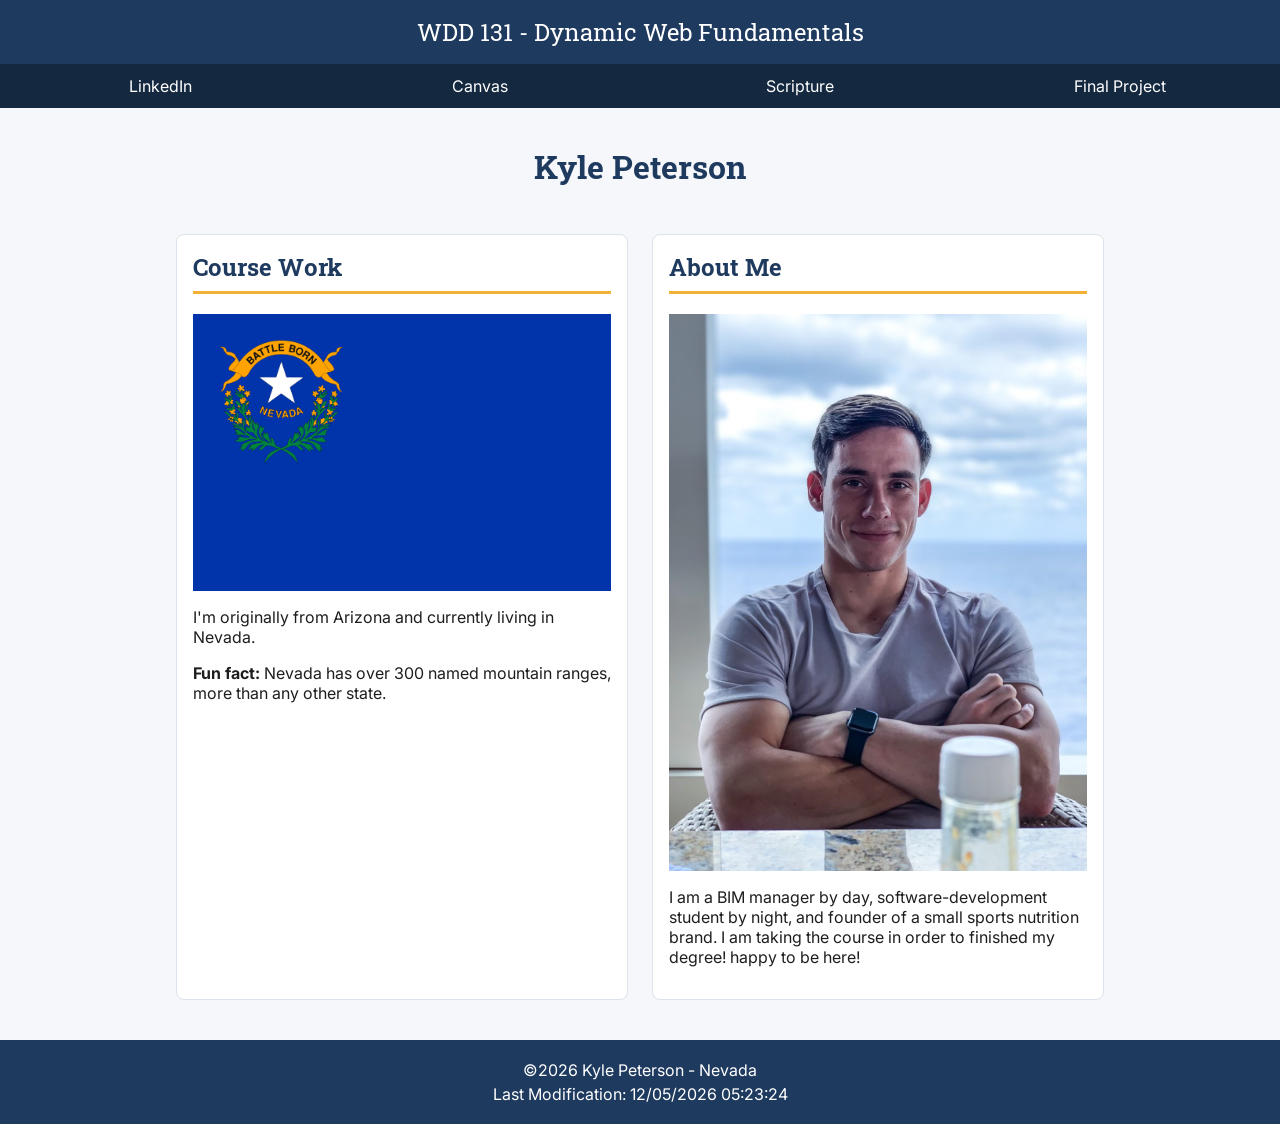
<file: index.html>
<!DOCTYPE html>
<html lang="en">

<head>
  <meta charset="UTF-8">
  <meta name="viewport" content="width=device-width, initial-scale=1.0">
  <title>WDD 131 - Dynamic Web Fundamentals - Kyle Peterson</title>
  <meta name="description"
    content="WDD 131 - Dynamic Web Fundamentals - Kyle Peterson: course activities and assignments.">
  <meta name="author" content="Kyle Peterson">

<!-- Fonts -->
  <link rel="preconnect" href="https://fonts.googleapis.com">
  <link rel="preconnect" href="https://fonts.gstatic.com" crossorigin>
  <link href="https://fonts.googleapis.com/css2?family=Inter:wght@400;600&family=Roboto+Slab:wght@600&display=swap"
    rel="stylesheet">

  <link rel="stylesheet" href="styles/base.css">
  <script src="scripts/getdates.js" defer></script>
</head>

<body>
  <header>
    <span id="course-title">WDD 131 - Dynamic Web Fundamentals</span>
    <nav>
      <a href="https://www.linkedin.com/in/kyle-peterson-57301b1b3/">LinkedIn</a>
      <a href="https://byupw.instructure.com/">Canvas</a>
      <a href="https://www.churchofjesuschrist.org/study/scriptures/bofm/ether/12?lang=eng&id=p27#p27">Scripture</a>
      <a href="#">Final Project</a>
    </nav>
  </header>

  <main>
    <h1>Kyle Peterson</h1>

    <section class="card">
      <h2>Course Work</h2>
      <img src="images/Nevada.png" alt="image of the NEvada Flag" width="600" height="400"
        loading="lazy">
      <p>I'm originally from Arizona and currently living in Nevada.</p>
      <p><strong>Fun fact:</strong> Nevada has over 300 named mountain ranges, more than any other state.</p>
    </section>

    <section class="card">
      <h2>About Me</h2>
      <img src="images/IMG_2751.jpeg" alt="Image of myself" width="600"
        height="400" loading="lazy">
      <p>I am a BIM manager by day, software-development student by night, and founder of a small sports nutrition
        brand. I am taking the course in order to finished my degree! happy to be here!</p>
    </section>
  </main>

  <footer>
    <p>&copy;<span id="currentyear"></span>  Kyle Peterson - Nevada</p>
    <p id="lastModified"></p>
  </footer>
</body>

</html>
</file>
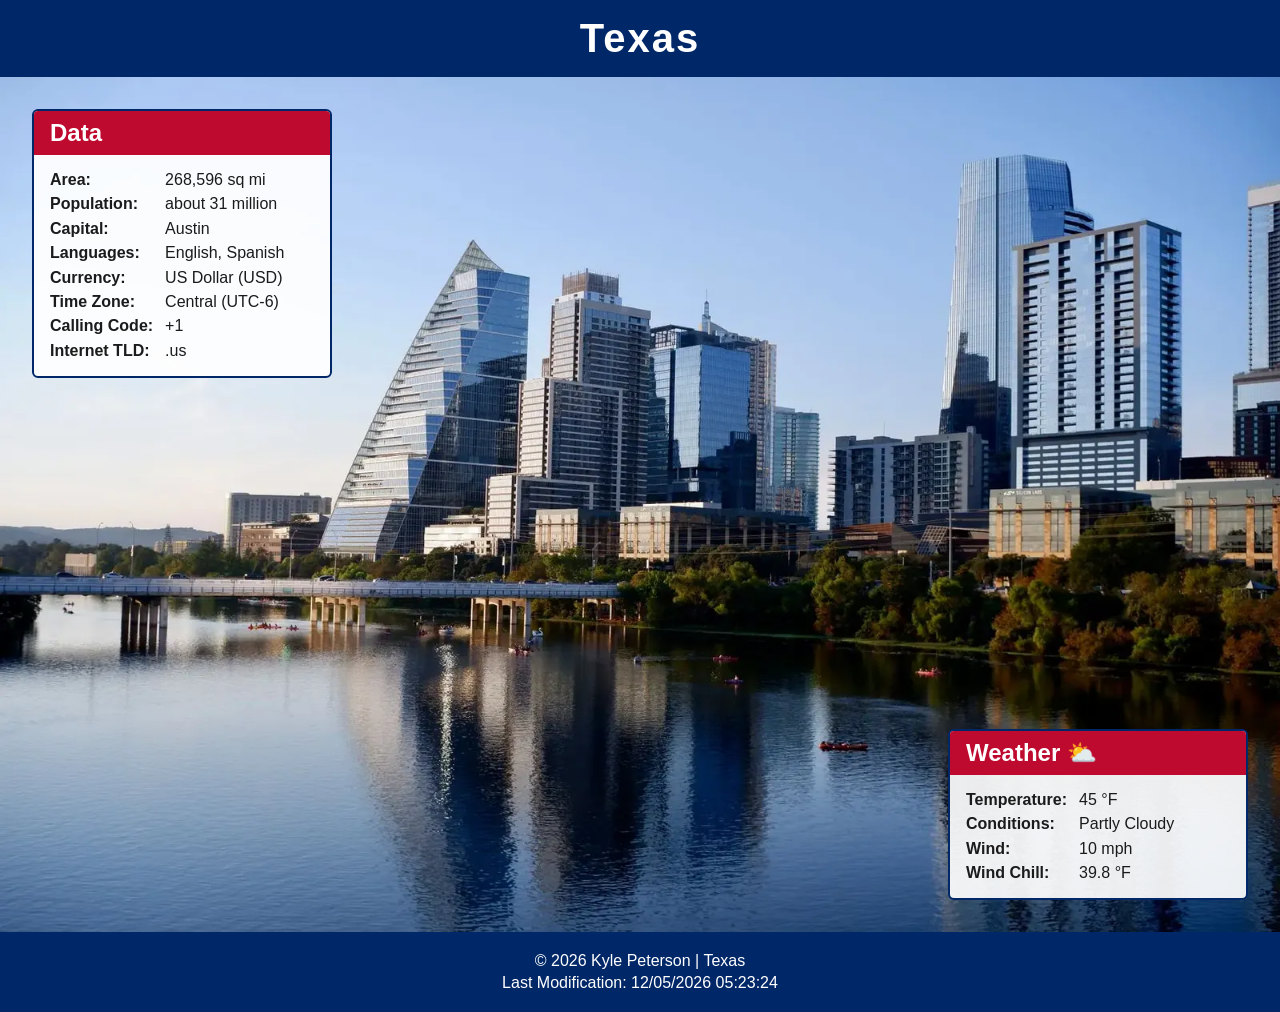
<file: place.html>
<!DOCTYPE html>
<html lang="en">

<head>
    <meta charset="UTF-8">
    <meta name="viewport" content="width=device-width, initial-scale=1.0">
    <title>Texas | Kyle Peterson | WDD 131</title>
    <meta name="description" content="Texas at a glance: quick country facts and current weather with a calculated wind chill.">
    <meta name="author" content="Kyle Peterson">
    <link rel="stylesheet" href="styles/place.css">
    <script src="scripts/place.js" defer></script>
</head>

<body>
    <header>
        <h1>Texas</h1>
    </header>

    <main>
        <picture class="hero">
            <source media="(min-width: 700px)" srcset="images/texas-large.webp" width="1600" height="1069">
            <img src="images/texas-small.webp" alt="Downtown Austin skyline reflected in the river" width="700" height="700">
        </picture>

        <section class="data">
            <h2>Data</h2>
            <dl>
                <dt>Area:</dt>
                <dd>268,596 sq mi</dd>
                <dt>Population:</dt>
                <dd>about 31 million</dd>
                <dt>Capital:</dt>
                <dd>Austin</dd>
                <dt>Languages:</dt>
                <dd>English, Spanish</dd>
                <dt>Currency:</dt>
                <dd>US Dollar (USD)</dd>
                <dt>Time Zone:</dt>
                <dd>Central (UTC-6)</dd>
                <dt>Calling Code:</dt>
                <dd>+1</dd>
                <dt>Internet TLD:</dt>
                <dd>.us</dd>
            </dl>
        </section>

        <section class="weather">
            <h2>Weather</h2>
            <img class="weather-icon" src="images/weather.svg" alt="Partly cloudy icon" width="64" height="64">
            <dl>
                <dt>Temperature:</dt>
                <dd><span id="temperature">45</span> °F</dd>
                <dt>Conditions:</dt>
                <dd>Partly Cloudy</dd>
                <dt>Wind:</dt>
                <dd><span id="wind-speed">10</span> mph</dd>
                <dt>Wind Chill:</dt>
                <dd id="windchill">N/A</dd>
            </dl>
        </section>
    </main>

    <footer>
        <p>&copy; <span id="currentyear"></span> Kyle Peterson | Texas</p>
        <p id="lastModified"></p>
    </footer>
</body>

</html>
</file>
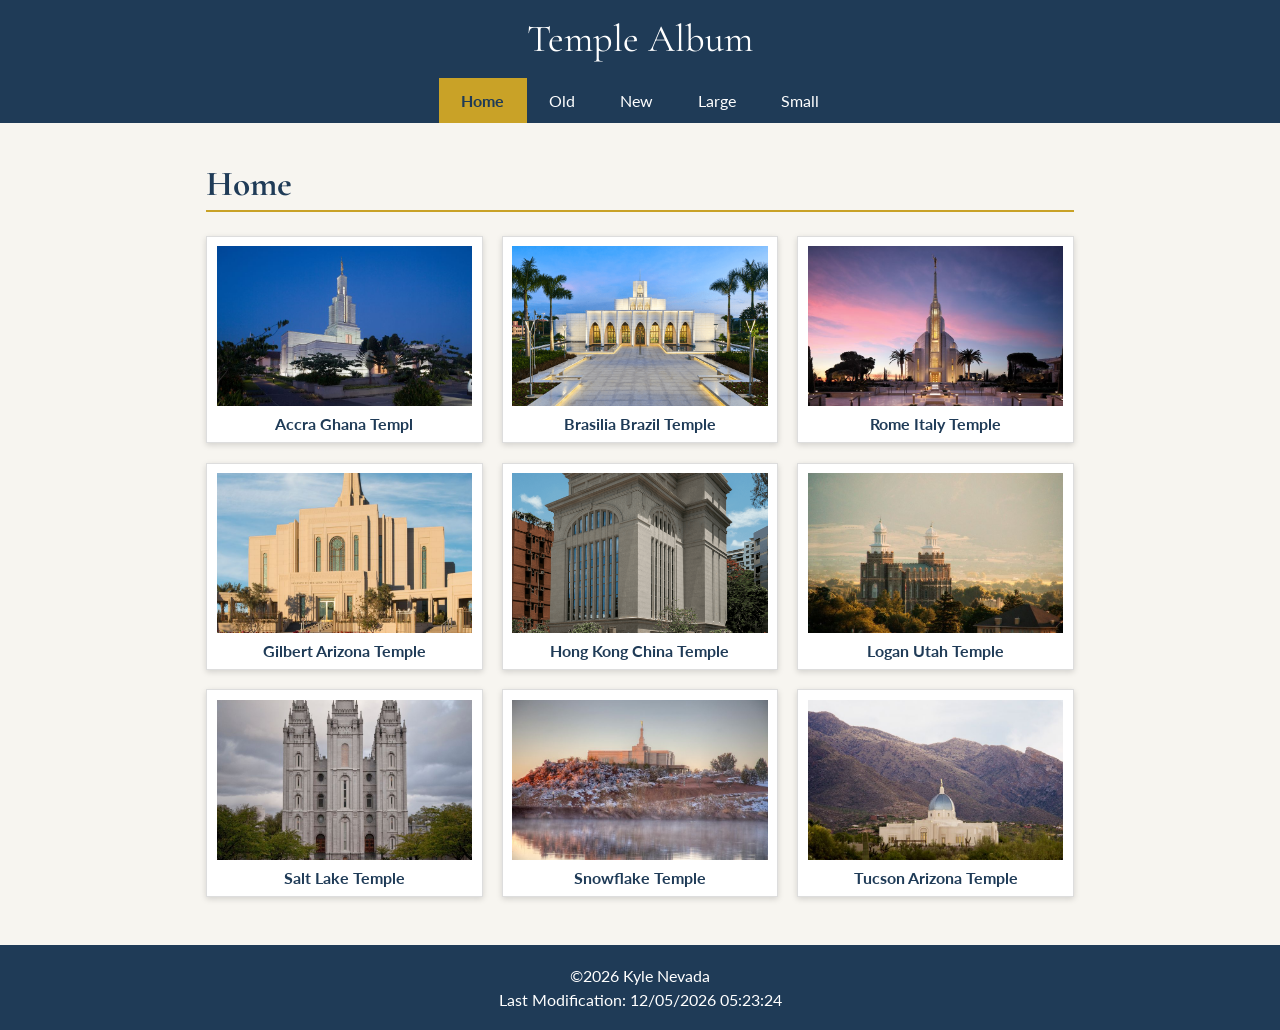
<file: temples.html>
<!DOCTYPE html>
<html lang="en">
<head>
  <meta charset="UTF-8">
  <meta name="viewport" content="width=device-width, initial-scale=1.0">
  <title>Temple Album | Kyle</title>
  <meta name="description" content="A responsive temple picture album for WDD 131.">
  <meta name="author" content="Kyle">

  <link rel="preconnect" href="https://fonts.googleapis.com">
  <link rel="preconnect" href="https://fonts.gstatic.com" crossorigin>
  <link href="https://fonts.googleapis.com/css2?family=Cormorant+Garamond:wght@600&family=Lato:wght@400;700&display=swap" rel="stylesheet">

  <link rel="stylesheet" href="styles/temples.css">
  <link rel="stylesheet" href="styles/temples-large.css">

  <script src="scripts/temples.js" defer></script>
</head>
<body>
  <header>
    <div class="header-bar">
      <span class="site-title">Temple Album</span>
      <button id="menu" aria-label="Toggle navigation menu" aria-expanded="false">&#9776;</button>
    </div>
    <nav class="navigation">
      <a href="#" class="active">Home</a>
      <a href="#">Old</a>
      <a href="#">New</a>
      <a href="#">Large</a>
      <a href="#">Small</a>
    </nav>
  </header>

  <main>
    <h1>Home</h1>
    <div class="album">
      <figure>
        <img src="images/accra_ghana_temple_lds.jpeg" alt="Accra Ghana Temple" width="400" height="250" loading="lazy">
        <figcaption>Accra Ghana Templ</figcaption>
      </figure>
      <figure>
        <img src="images/brasilia_brazil_temple_exterior.png" alt="brasilia brazil temple" width="400" height="250" loading="lazy">
        <figcaption>Brasilia Brazil Temple</figcaption>
      </figure>
      <figure>
        <img src="images/exterior_grounds_rome_italy_temple.jpeg" alt="Rome Italy Temple" width="400" height="250" loading="lazy">
        <figcaption>Rome Italy Temple</figcaption>
      </figure>
      <figure>
        <img src="images/gilbert_arizona_temple_exterior.jpeg" alt="Gilbert Arizona Temple" width="400" height="250" loading="lazy">
        <figcaption>Gilbert Arizona Temple</figcaption>
      </figure>
      <figure>
        <img src="images/hong_kong_china_temple.png" alt="Hong Kong China Temple" width="400" height="250" loading="lazy">
        <figcaption>Hong Kong China Temple</figcaption>
      </figure>
      <figure>
        <img src="images/logan_utah_temple.jpeg" alt="Logan Utah Temple" width="400" height="250" loading="lazy">
        <figcaption>Logan Utah Temple</figcaption>
      </figure>
      <figure>
        <img src="images/salt_lake_temple.jpeg" alt="Salt Lake Temple" width="400" height="250" loading="lazy">
        <figcaption>Salt Lake Temple</figcaption>
      </figure>
      <figure>
        <img src="images/snowflake_temple_lds.jpeg" alt="Snowflake Temple" width="400" height="250" loading="lazy">
        <figcaption>Snowflake Temple</figcaption>
      </figure>
      <figure>
        <img src="images/tucson_arizona_temple_exterior.jpeg" alt="Tucson Arizona Temple" width="400" height="250" loading="lazy">
        <figcaption>Tucson Arizona Temple</figcaption>
      </figure>
    </div>
  </main>

  <footer>
    <p>&copy;<span id="currentyear"></span> Kyle Nevada</p>
    <p id="lastModified"></p>
  </footer>
</body>
</html>
</file>
<file: styles/base.css>
/* Variables */
:root {
  --primary: #1f3a5f;
  --primary-dark: #142840;
  --accent: #f2b134;
  --text: #1e1e1e;
  --bg: #f5f7fa;
  --card-bg: #ffffff;
  --heading-font: "Roboto Slab", Georgia, serif;
  --body-font: "Inter", Arial, sans-serif;
}

/* Base */
* {
  box-sizing: border-box;
}

body {
  margin: 0;
  font-family: var(--body-font);
  color: var(--text);
  background-color: var(--bg);
}

img {
  max-width: 100%;
  height: auto;
  display: block;
}

/* Header */
header {
  background-color: var(--primary);
  color: #fff;
  text-align: center;
}

header span {
  display: block;                 /* span as a block */
  font-family: var(--heading-font);
  font-size: 1.5rem;
  padding: 1rem;
}

/* Nav (Flex) */
nav {
  display: flex;
  background-color: var(--primary-dark);
}

nav a {
  flex: 1;                        /* equal-width */
  padding: 0.75rem;
  color: #fff;
  text-decoration: none;
  text-align: center;
}

/* Hover changes */
nav a:hover {
  background-color: var(--accent);
  color: var(--primary-dark);
}

/* Main (centered) */
main {
  max-width: 960px;
  margin: 0 auto;
  padding: 1rem;
}

h1 {
  font-family: var(--heading-font);
  color: var(--primary);
  text-align: center;
}

/* Cards (Grid) */
main {
  display: grid;
  grid-template-columns: 1fr 1fr;
  gap: 1.5rem;
}

/* Stack the cards on small screens */
@media (max-width: 640px) {
  main {
    grid-template-columns: 1fr;
  }
}

main h1 {
  grid-column: 1 / -1;
}

.card {
  background-color: var(--card-bg);
  border: 1px solid #dde3ea;
  border-radius: 8px;
  padding: 1rem;
}

.card h2 {
  margin-top: 0;
  font-family: var(--heading-font);
  color: var(--primary);
  border-bottom: 3px solid var(--accent);
  padding-bottom: 0.5rem;
}

.card a {
  color: var(--primary);
}

/* Footer */
footer {
  background-color: var(--primary);
  color: #fff;
  text-align: center;
  padding: 1rem;
  margin-top: 1.5rem;
}

footer p {
  margin: 0.25rem 0;
}
</file>
<file: styles/place.css>
:root {
    --primary: #002868;
    --accent: #bf0a30;     
    --light: #ffffff;
    --dark: #1b1b1b;
    --panel: rgba(255, 255, 255, 0.92);
    --heading-font: "Trebuchet MS", Arial, sans-serif;
    --body-font: Arial, Helvetica, sans-serif;
    --radius: 6px;
    --gap: 1rem;
}

* {
    box-sizing: border-box;
}

body {
    margin: 0;
    font-family: var(--body-font);
    color: var(--dark);
    background-color: var(--light);
}

header {
    background-color: var(--primary);
    color: var(--light);
    text-align: center;
    padding: var(--gap);
}

h1 {
    margin: 0;
    font-family: var(--heading-font);
    font-size: 2.5rem;
    letter-spacing: 2px;
}

.hero img {
    display: block;
    width: 100%;
    height: auto;
}

section {
    margin: var(--gap);
    border: 2px solid var(--primary);
    border-radius: var(--radius);
    background-color: var(--panel);
    overflow: hidden;
}

section h2 {
    margin: 0;
    padding: 0.5rem var(--gap);
    font-family: var(--heading-font);
    background-color: var(--accent);
    color: var(--light);
}

dl {
    display: grid;
    grid-template-columns: max-content 1fr;
    gap: 0.4rem 0.75rem;
    margin: 0;
    padding: var(--gap);
}

dt {
    font-weight: bold;
}

dd {
    margin: 0;
}

.weather-icon {
    display: block;
    margin: var(--gap) auto 0;
}

footer {
    background-color: var(--primary);
    color: var(--light);
    text-align: center;
    padding: var(--gap);
}

footer p {
    margin: 0.25rem 0;
}

@media (min-width: 700px) {
    main {
        display: grid;
    }

    .hero,
    .data,
    .weather {
        grid-area: 1 / 1;
    }

    section {
        width: 300px;
        margin: 2rem;
    }

    .data {
        align-self: start;
        justify-self: start;
    }

    .weather {
        align-self: end;
        justify-self: end;
    }

    .weather-icon {
        display: none;
    }

    .weather h2::after {
        content: " ⛅";
    }
}
</file>
<file: styles/temples.css>
/* Mobile styles */
:root {
  --primary: #1f3b57;
  --secondary: #c9a227;
  --light: #f7f5f0;
  --text: #222222;
  --heading-font: "Cormorant Garamond", Georgia, serif;
  --body-font: "Lato", Arial, sans-serif;
}

* {
  box-sizing: border-box;
}

body {
  margin: 0;
  font-family: var(--body-font);
  background-color: var(--light);
  color: var(--text);
}

/* Header */
header {
  background-color: var(--primary);
  color: #ffffff;
}

.header-bar {
  display: flex;
  justify-content: space-between;
  align-items: center;
  padding: 1rem;
}

.site-title {
  font-family: var(--heading-font);
  font-size: 1.8rem;
}

#menu {
  font-size: 1.8rem;
  background: none;
  border: none;
  color: #ffffff;
  cursor: pointer;
}

/* Navigation (Flex) */
.navigation {
  display: none;
  flex-direction: column;
}

.navigation.open {
  display: flex;
}

.navigation a {
  color: #ffffff;
  text-decoration: none;
  text-align: center;
  padding: 0.8rem;
  border-top: 1px solid rgba(255, 255, 255, 0.2);
}

.navigation a:hover,
.navigation a.active {
  background-color: var(--secondary);
  color: var(--primary);
  font-weight: 700;
}

/* Main */
main {
  max-width: 900px;
  margin: 0 auto;
  padding: 1rem;
}

h1 {
  font-family: var(--heading-font);
  color: var(--primary);
  font-size: 2.2rem;
  border-bottom: 2px solid var(--secondary);
  padding-bottom: 0.3rem;
}

/* Album grid */
.album {
  display: grid;
  grid-template-columns: 1fr;
  gap: 1.2rem;
}

figure {
  margin: 0;
  background-color: #ffffff;
  border: 1px solid #ddd;
  box-shadow: 0 2px 6px rgba(0, 0, 0, 0.15);
  padding: 0.6rem;
}

figure img {
  width: 100%;
  height: auto;
  aspect-ratio: 8 / 5;
  object-fit: cover;
  display: block;
}

figcaption {
  text-align: center;
  padding-top: 0.5rem;
  font-weight: 700;
  color: var(--primary);
}

/* Footer */
footer {
  background-color: var(--primary);
  color: #ffffff;
  text-align: center;
  padding: 1rem;
  margin-top: 2rem;
}

footer p {
  margin: 0.3rem 0;
}
</file>
<file: styles/temples-large.css>
/* Larger view overrides */
@media (min-width: 640px) {
  /* Hamburger */
  #menu {
    display: none;
  }

  .header-bar {
    justify-content: center;
  }

  .site-title {
    font-size: 2.4rem;
  }

  /* Nav */
  .navigation {
    display: flex;
    flex-direction: row;
    justify-content: center;
  }

  .navigation a {
    border-top: none;
    padding: 0.8rem 1.4rem;
  }

  /* Album grid */
  .album {
    grid-template-columns: repeat(auto-fit, minmax(250px, 1fr));
  }
}
</file>
